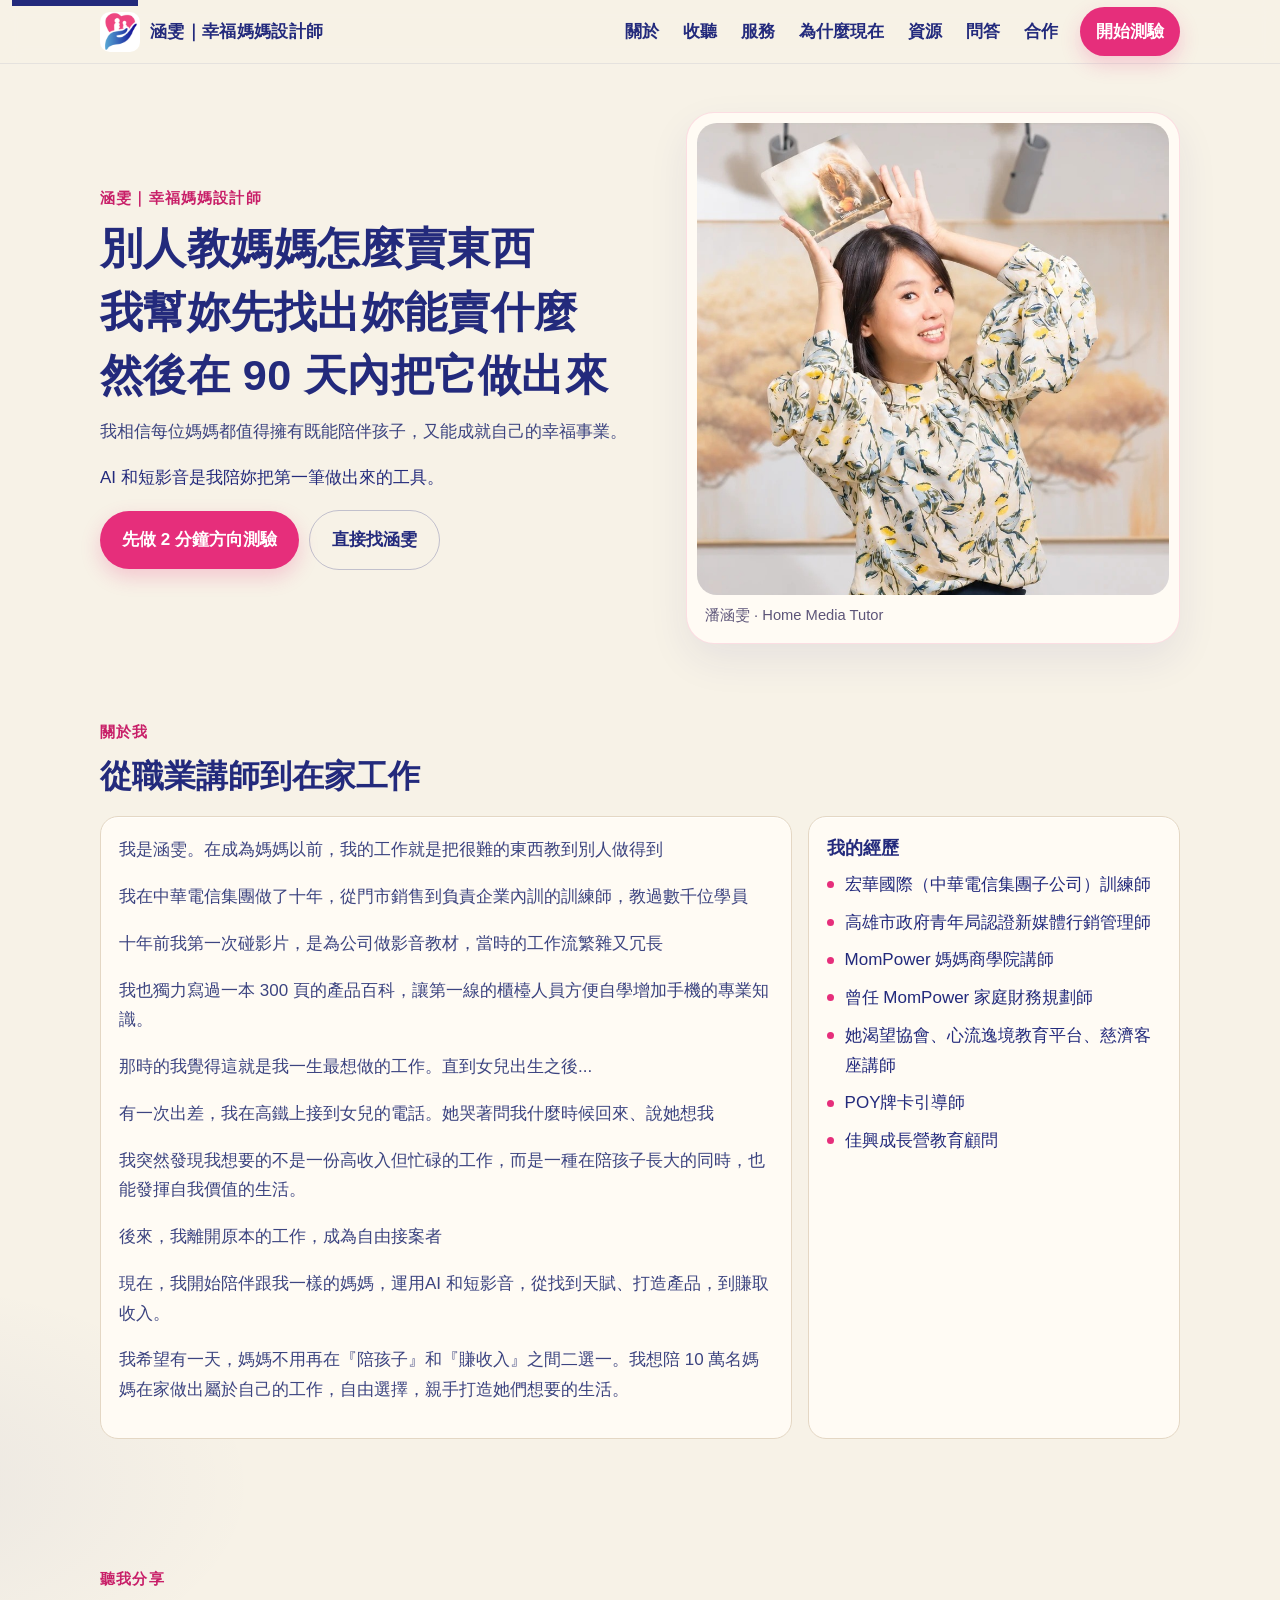
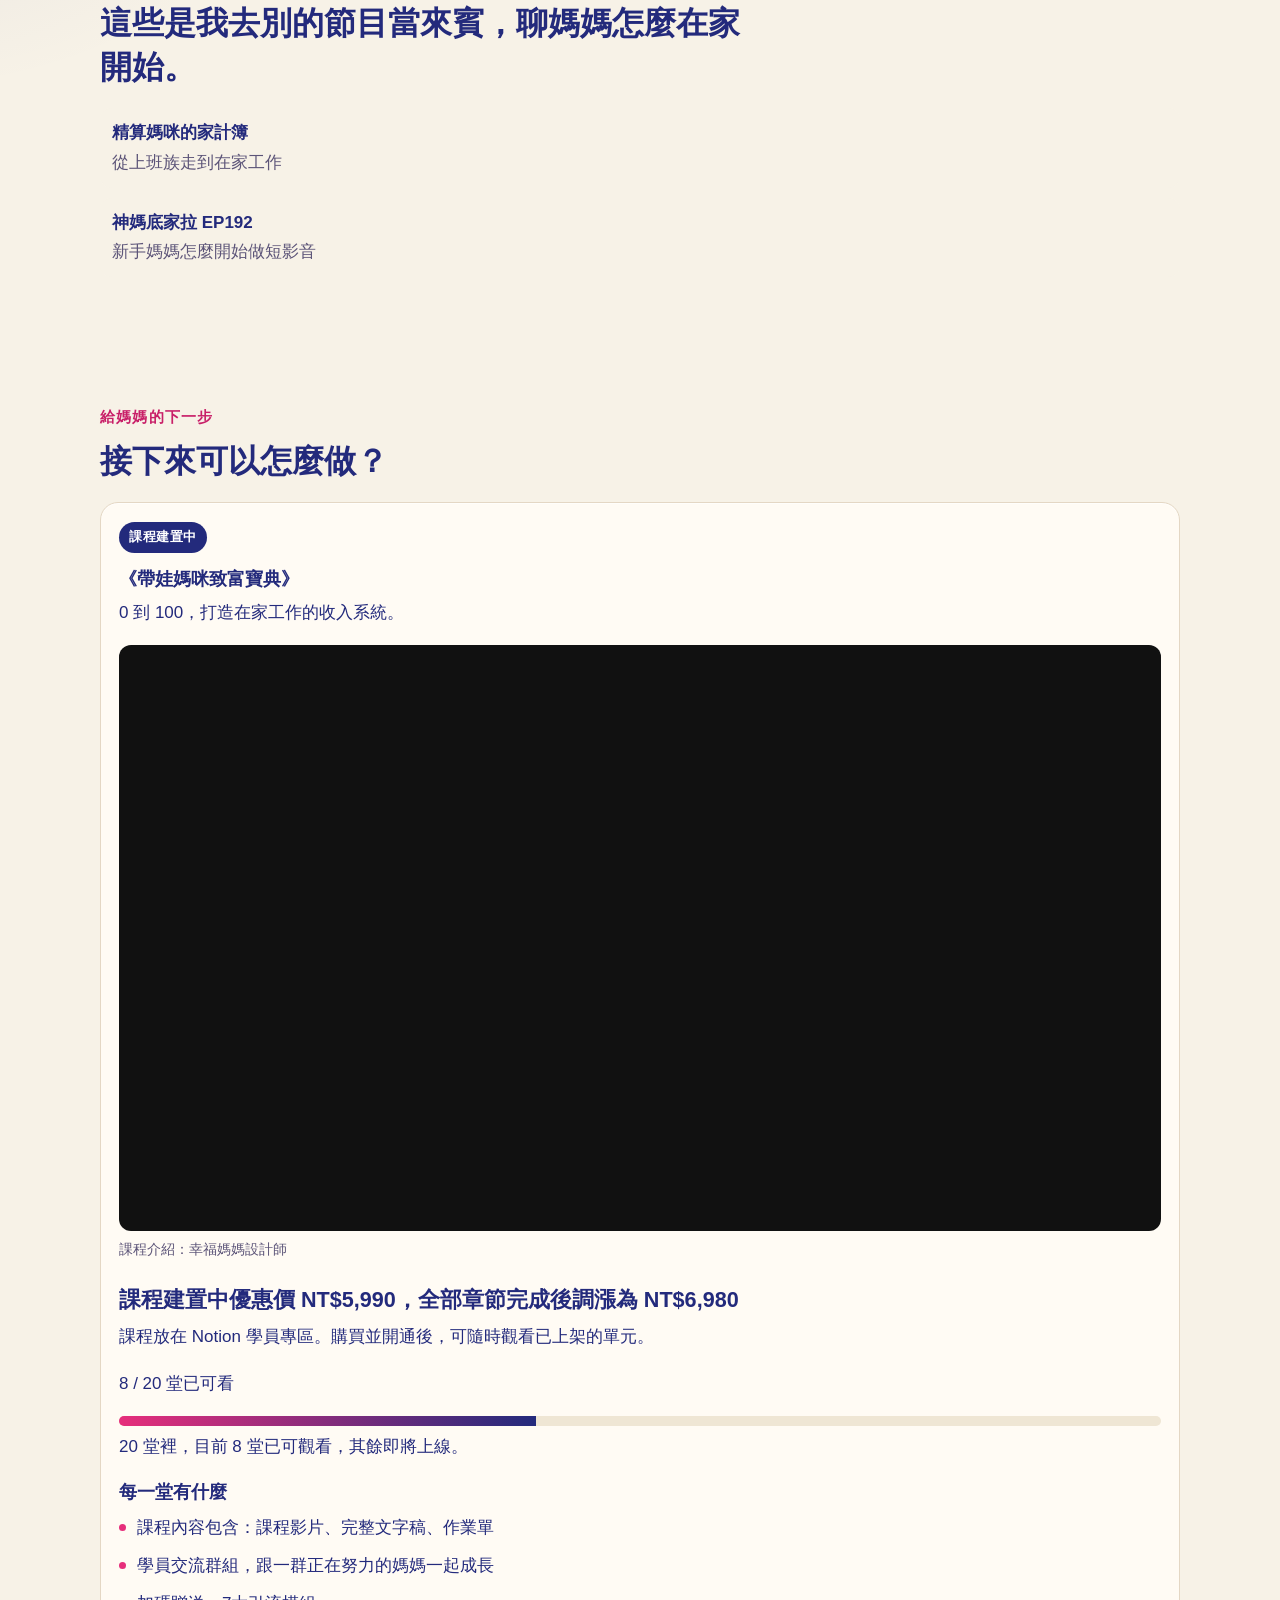
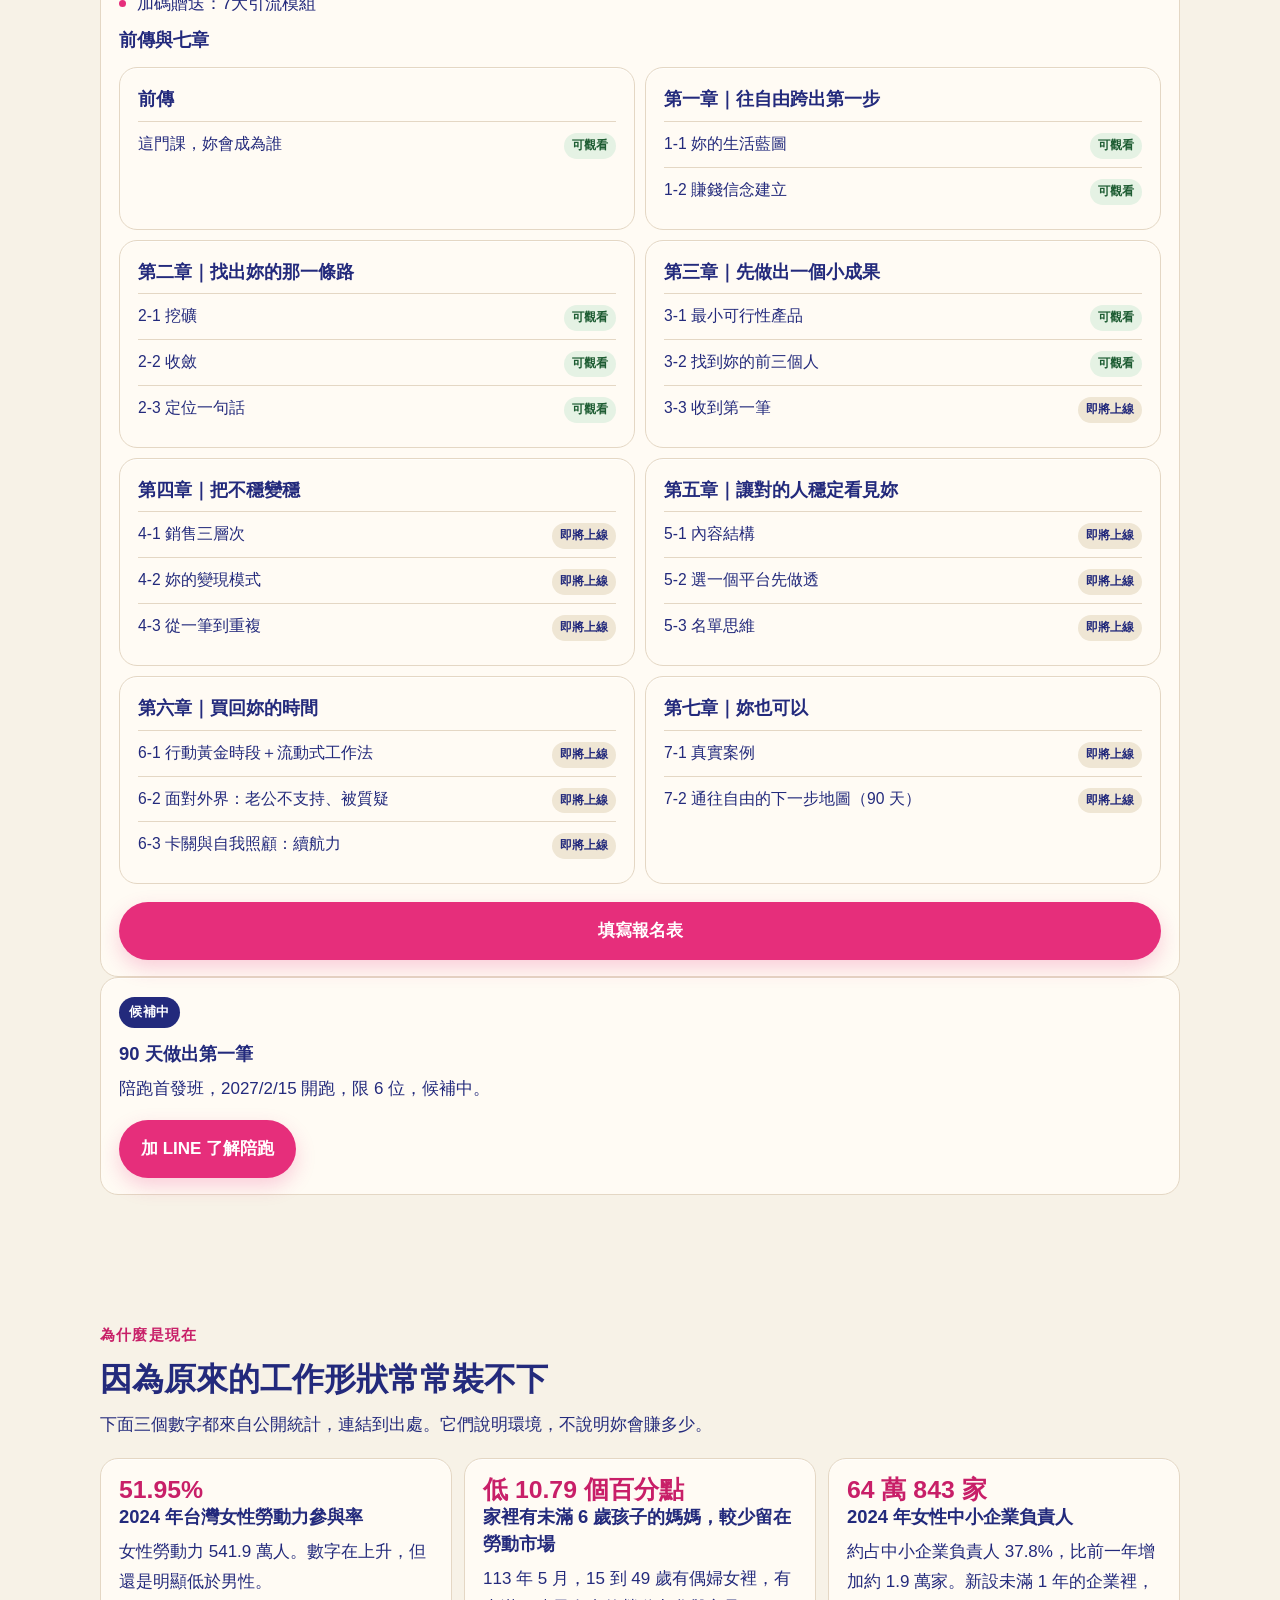
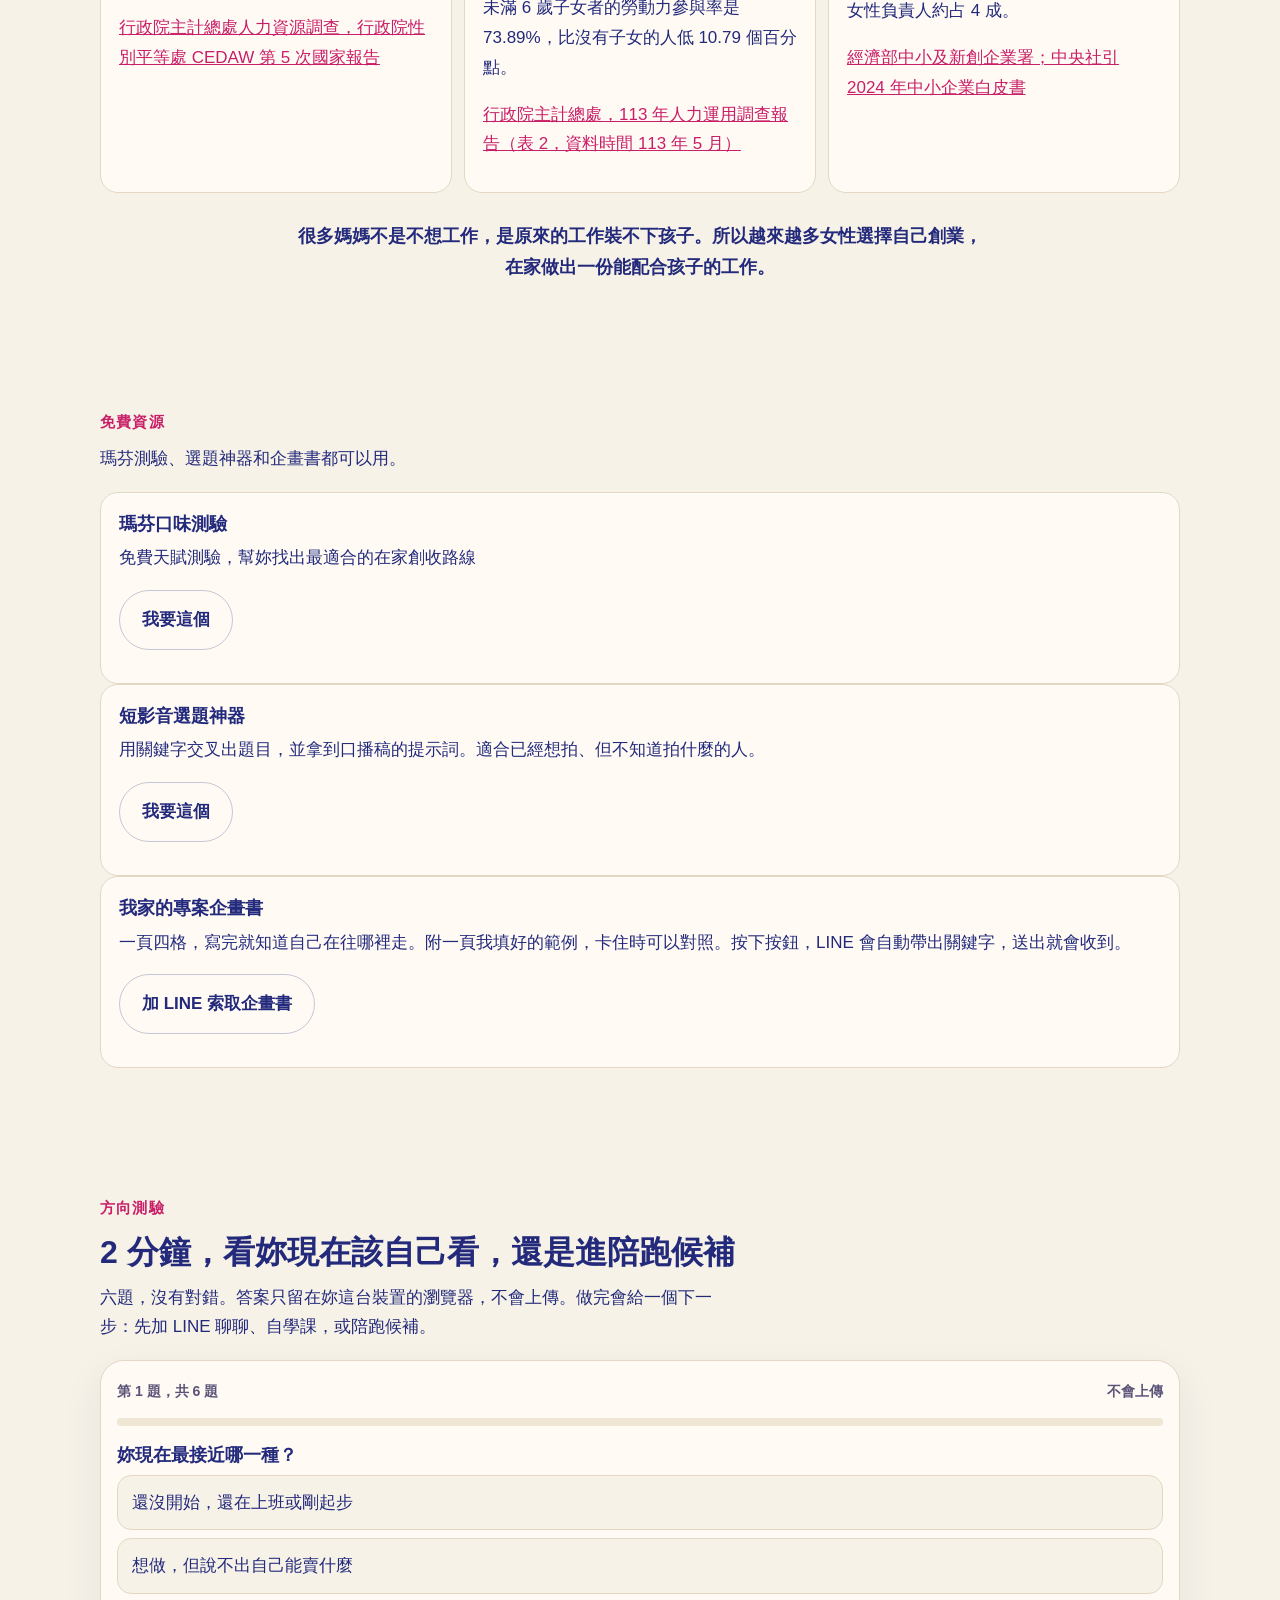
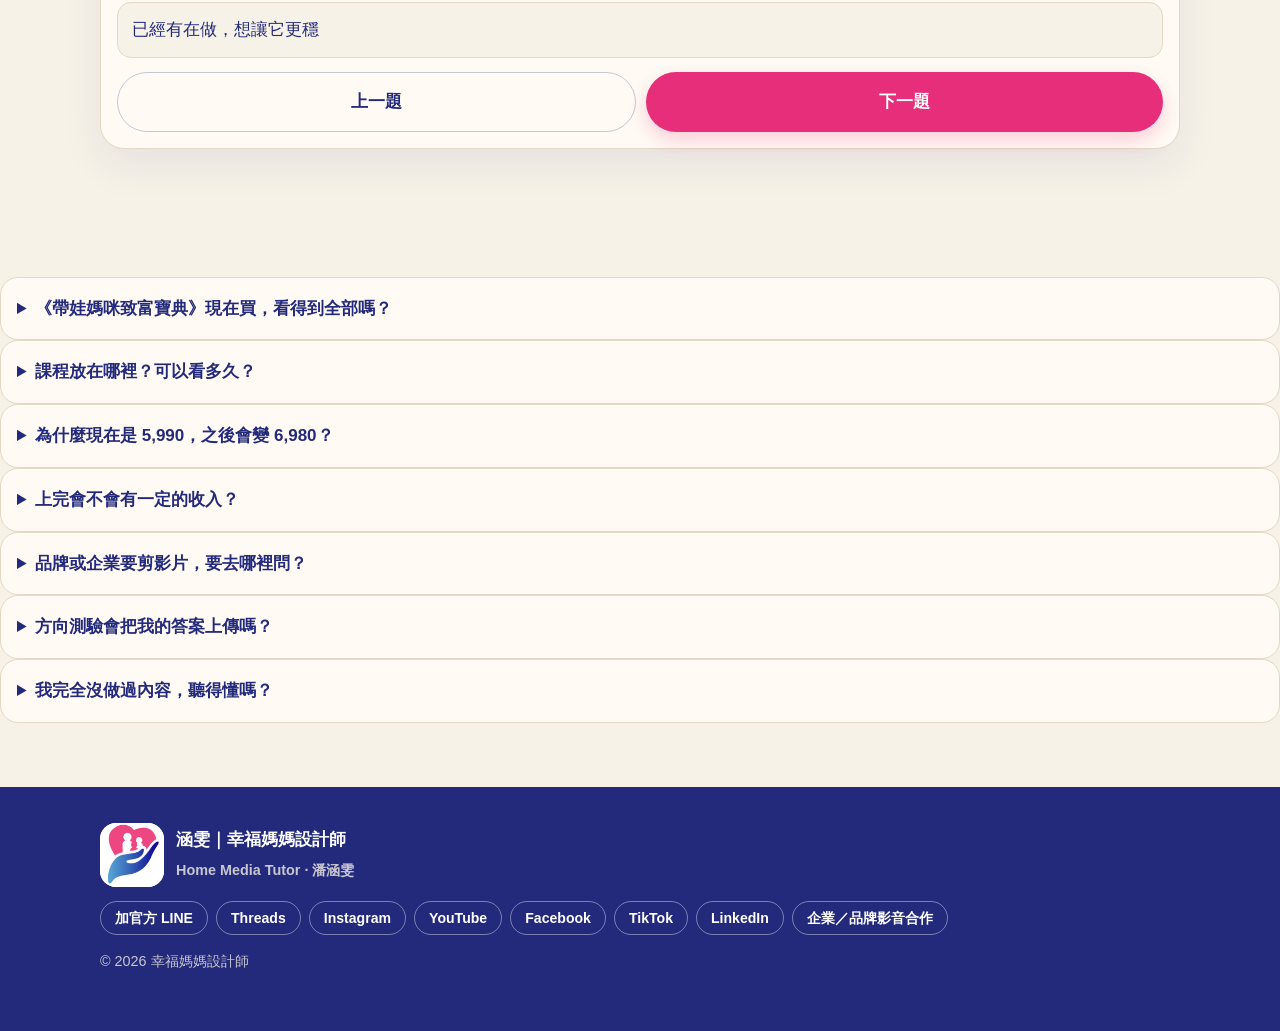
<file: index.html>
<!DOCTYPE html>
<html lang="zh-Hant-TW">
<head>
  <meta charset="UTF-8">
  <meta name="viewport" content="width=device-width, initial-scale=1">
  <title>涵雯｜幸福媽媽設計師 · Home Media Tutor</title>
  <meta name="description" content="別人教媽媽怎麼賣東西，我幫妳先找出妳能賣什麼，然後在 90 天內把它做出來。先做方向測驗，找到適合妳的第一步。">
  <meta name="theme-color" content="#F7F2E7">
  <link rel="canonical" href="https://hanwen119.github.io/">
  <link rel="icon" href="./favicon.png" type="image/png">
  <link rel="preload" as="image" href="./photos/home-hero.jpg">
  <meta property="og:type" content="website">
  <meta property="og:locale" content="zh_TW">
  <meta property="og:url" content="https://hanwen119.github.io/">
  <meta property="og:title" content="涵雯｜幸福媽媽設計師">
  <meta property="og:description" content="別人教媽媽怎麼賣東西，我幫妳先找出妳能賣什麼，然後在 90 天內把它做出來。">
  <meta property="og:image" content="https://hanwen119.github.io/photos/home-hero.jpg">
  <meta name="twitter:card" content="summary_large_image">
  <meta name="twitter:title" content="涵雯｜幸福媽媽設計師">
  <meta name="twitter:description" content="幫媽媽找出能賣的那一件，並在 90 天內做出來。先做方向測驗。">
  <meta name="twitter:image" content="https://hanwen119.github.io/photos/home-hero.jpg">
  <script type="application/ld+json">
  {
    "@context": "https://schema.org",
    "@type": "Person",
    "name": "潘涵雯",
    "alternateName": ["涵雯", "幸福媽媽設計師", "Home Media Tutor"],
    "jobTitle": "幸福媽媽設計師",
        "description": "幫媽媽找出能賣的那一件，並在 90 天內做出來。",
    "url": "https://hanwen119.github.io/",
    "image": "https://hanwen119.github.io/photos/home-hero.jpg",
    "sameAs": [
      "https://www.threads.net/@homemediatutor",
      "https://www.instagram.com/hanwen119/",
      "https://www.youtube.com/@HomeMediaTutor",
      "https://www.facebook.com/hanwen119",
      "https://www.tiktok.com/@homemediatutor",
      "https://page.line.me/360ivkvs"
    ]
  }
  </script>
  <script type="module" crossorigin src="./assets/main-1123.js"></script>
  <link rel="stylesheet" crossorigin href="./assets/main-1123.css">
</head>
<body>
  <a class="skip" href="#content">跳到主要內容</a>
  <header class="site-header">
    <div class="wrap">
      <a class="brand" href="#top">
        <img src="./logo.png" alt="" width="40" height="40">
        <span>涵雯｜幸福媽媽設計師</span>
      </a>
      <button class="nav-toggle" type="button" aria-expanded="false" aria-controls="nav">選單</button>
      <nav class="nav" id="nav" aria-label="主要">
        <a href="#about">關於</a>
        <a href="#listen">收聽</a>
        <a href="#services">服務</a>
        <a href="#why">為什麼現在</a>
        <a href="#resources">資源</a>
        <a href="#faq">問答</a>
        <a href="./b2b.html">合作</a>
        <a class="btn" href="#quiz">開始測驗</a>
      </nav>
    </div>
  </header>

  <main id="content">
    <section class="hero" id="top">
      <div class="wrap hero-grid">
        <div>
          <p class="eyebrow">涵雯｜幸福媽媽設計師</p>
          <h1 data-bind="hero.lockedLine"><span class="h1-line">別人教媽媽怎麼賣東西</span><span class="h1-line">我幫妳先找出妳能賣什麼</span><span class="h1-line">然後在 90 天內把它做出來</span></h1>
          <p class="lede" data-bind="hero.subline">我相信每位媽媽都值得擁有既能陪伴孩子，又能成就自己的幸福事業。</p>
          <p data-bind="hero.support">AI 和短影音是我陪妳把第一筆做出來的工具。</p>
          <div class="hero-actions">
            <a class="btn" href="#quiz">先做 2 分鐘方向測驗</a>
            <a class="btn ghost" href="https://lin.ee/w7ZDO7f">直接找涵雯</a>
          </div>
        </div>
        <figure class="portrait-frame">
          <div class="portrait-crop"><img src="./photos/home-hero.jpg" width="1121" height="1403" alt="潘涵雯，穿花襯衫，笑著把卡片舉在頭上" fetchpriority="high"></div>
          <figcaption>潘涵雯 · Home Media Tutor</figcaption>
        </figure>
      </div>
    </section>

    <section id="about">
      <div class="wrap">
        <div class="section-head">
          <p class="eyebrow">關於我</p>
          <h2>從職業講師到在家工作</h2>
        </div>
        <div class="about-grid">
          <div class="card story">
            <p>我是涵雯。在成為媽媽以前，我的工作就是把很難的東西教到別人做得到</p>
            <p>我在中華電信集團做了十年，從門市銷售到負責企業內訓的訓練師，教過數千位學員</p>
            <p>十年前我第一次碰影片，是為公司做影音教材，當時的工作流繁雜又冗長</p>
            <p>我也獨力寫過一本 300 頁的產品百科，讓第一線的櫃檯人員方便自學增加手機的專業知識。</p>
            <p>那時的我覺得這就是我一生最想做的工作。直到女兒出生之後...</p>
            <p>有一次出差，我在高鐵上接到女兒的電話。她哭著問我什麼時候回來、說她想我</p>
            <p>我突然發現我想要的不是一份高收入但忙碌的工作，而是一種在陪孩子長大的同時，也能發揮自我價值的生活。</p>
            <p>後來，我離開原本的工作，成為自由接案者</p>
            <p>現在，我開始陪伴跟我一樣的媽媽，運用AI 和短影音，從找到天賦、打造產品，到賺取收入。</p>
            <p>我希望有一天，媽媽不用再在『陪孩子』和『賺收入』之間二選一。我想陪 10 萬名媽媽在家做出屬於自己的工作，自由選擇，親手打造她們想要的生活。</p>
          </div>
          <aside class="card">
            <h3>我的經歷</h3>
            <ul class="credential-list">
              <li>宏華國際（中華電信集團子公司）訓練師</li>
              <li>高雄市政府青年局認證新媒體行銷管理師</li>
              <li>MomPower 媽媽商學院講師</li>
              <li>曾任 MomPower 家庭財務規劃師</li>
              <li>她渴望協會、心流逸境教育平台、慈濟客座講師</li>
              <li>POY牌卡引導師</li>
              <li>佳興成長營教育顧問</li>
            </ul>
          </aside>
        </div>
      </div>
    </section>

    <section id="listen">
      <div class="wrap">
        <div class="section-head">
          <p class="eyebrow">聽我分享</p>
          <h2 data-bind="media.lead">這些是我去別的節目當來賓，聊媽媽怎麼在家開始。</h2>
        </div>
        <div class="podcasts" id="listen-list"></div>
      </div>
    </section>

    <section id="services">
      <div class="wrap">
        <div class="section-head">
          <p class="eyebrow">給媽媽的下一步</p>
          <h2>接下來可以怎麼做？</h2>
        </div>
        <div class="offers">
          <article class="offer" id="course">
            <p class="price-flag">課程建置中</p>
            <h3>《帶娃媽咪致富寶典》</h3>
            <p>0 到 100，打造在家工作的收入系統。</p>
            <figure class="course-video">
              <div class="player"><iframe src="https://www.youtube-nocookie.com/embed/WwbK4-4XE1k" title="幸福媽媽設計師 課程介紹影片" loading="lazy" allow="accelerometer; autoplay; clipboard-write; encrypted-media; gyroscope; picture-in-picture" allowfullscreen></iframe></div>
              <figcaption class="muted">課程介紹：幸福媽媽設計師</figcaption>
            </figure>
            <p class="price" data-bind="course.priceNote">課程建置中優惠價 NT$5,990，全部章節完成後調漲為 NT$6,980</p>
            <p data-bind="course.delivery">課程放在 Notion 學員專區。購買並開通後，可隨時觀看已上架的單元。</p>
            <p data-progress-label>8 / 20 堂已可看</p>
            <div class="meter" aria-hidden="true"><span data-meter style="width:40%"></span></div>
            <p data-bind="course.progress">20 堂裡，目前 8 堂已可觀看，其餘即將上線。</p>
            <h3>每一堂有什麼</h3>
            <ul class="include-list" id="includes">
              <li>課程內容包含：課程影片、完整文字稿、作業單</li>
              <li>學員交流群組，跟一群正在努力的媽媽一起成長</li>
              <li>加碼贈送：7大引流模組</li>
            </ul>
            <h3>前傳與七章</h3>
            <div class="chapters" id="chapters"></div>
            <div class="stack">
              <a class="btn" id="course-buy" href="https://docs.google.com/forms/d/e/1FAIpQLSek1wkaHJY-XT0y6FKBOaPRMRq6BW9n82QVJjo2J4FLcgoI0w/viewform" target="_blank" rel="noopener noreferrer">填寫報名表</a>
            </div>
          </article>

          <div id="coaching-slot" hidden></div>
        </div>

      </div>
    </section>

    <section id="why">
      <div class="wrap">
        <div class="section-head">
          <p class="eyebrow">為什麼是現在</p>
          <h2>因為原來的工作形狀常常裝不下</h2>
          <p>下面三個數字都來自公開統計，連結到出處。它們說明環境，不說明妳會賺多少。</p>
        </div>
        <div class="stats" id="stats"></div>
        <p class="stats-takeaway">很多媽媽不是不想工作，是原來的工作裝不下孩子。所以越來越多女性選擇自己創業，<br>在家做出一份能配合孩子的工作。</p>
      </div>
    </section>

    <section id="resources">
      <div class="wrap">
        <div class="section-head">
          <p class="eyebrow">免費資源</p>
          <p>瑪芬測驗、選題神器和企畫書都可以用。</p>
        </div>
        <div class="resources" id="resources-list"></div>
      </div>
    </section>

    <section id="quiz">
      <div class="wrap">
        <div class="section-head">
          <p class="eyebrow">方向測驗</p>
          <h2>2 分鐘，看妳現在該自己看，還是進陪跑候補</h2>
          <p>六題，沒有對錯。答案只留在妳這台裝置的瀏覽器，不會上傳。做完會給一個下一步：先加 LINE 聊聊、自學課，或陪跑候補。</p>
        </div>
        <div class="quiz-card" id="quiz-app" aria-live="polite"></div>
      </div>
    </section>

    <section id="faq">
      <div class="wrap">
        <div class="section-head">
          <p class="eyebrow">問答</p>
          <h2>先把容易誤會的地方講清楚</h2>
        </div>
        <div class="grid" id="faq"></div>
      </div>
    </section>
  </main>

  <footer class="site-footer">
    <div class="wrap">
      <a class="footer-brand" href="#top">
        <img src="./logo.png" alt="Home Media Tutor 標誌" width="64" height="64">
        <span>涵雯｜幸福媽媽設計師<br><span class="fine">Home Media Tutor · 潘涵雯</span></span>
      </a>
      <div class="socials">
        <a href="https://lin.ee/w7ZDO7f">加官方 LINE</a>
        <a href="https://www.threads.net/@homemediatutor">Threads</a>
        <a href="https://www.instagram.com/hanwen119/">Instagram</a>
        <a href="https://www.youtube.com/@HomeMediaTutor">YouTube</a>
        <a href="https://www.facebook.com/hanwen119">Facebook</a>
        <a href="https://www.tiktok.com/@homemediatutor">TikTok</a>
        <a href="https://www.linkedin.com/in/%E6%B6%B5%E9%9B%AF-%E6%BD%98-6135a2184">LinkedIn</a>
        <a href="./b2b.html">企業／品牌影音合作</a>
      </div>
      <p class="fine">© <span id="year">2026</span> 幸福媽媽設計師</p>
    </div>
  </footer>

  <div class="dock" hidden>
    <a class="btn full" href="#quiz">先做 2 分鐘方向測驗</a>
    <a class="mini text-link" href="https://lin.ee/w7ZDO7f">或直接加官方 LINE</a>
  </div>
</body>
</html>
</file>
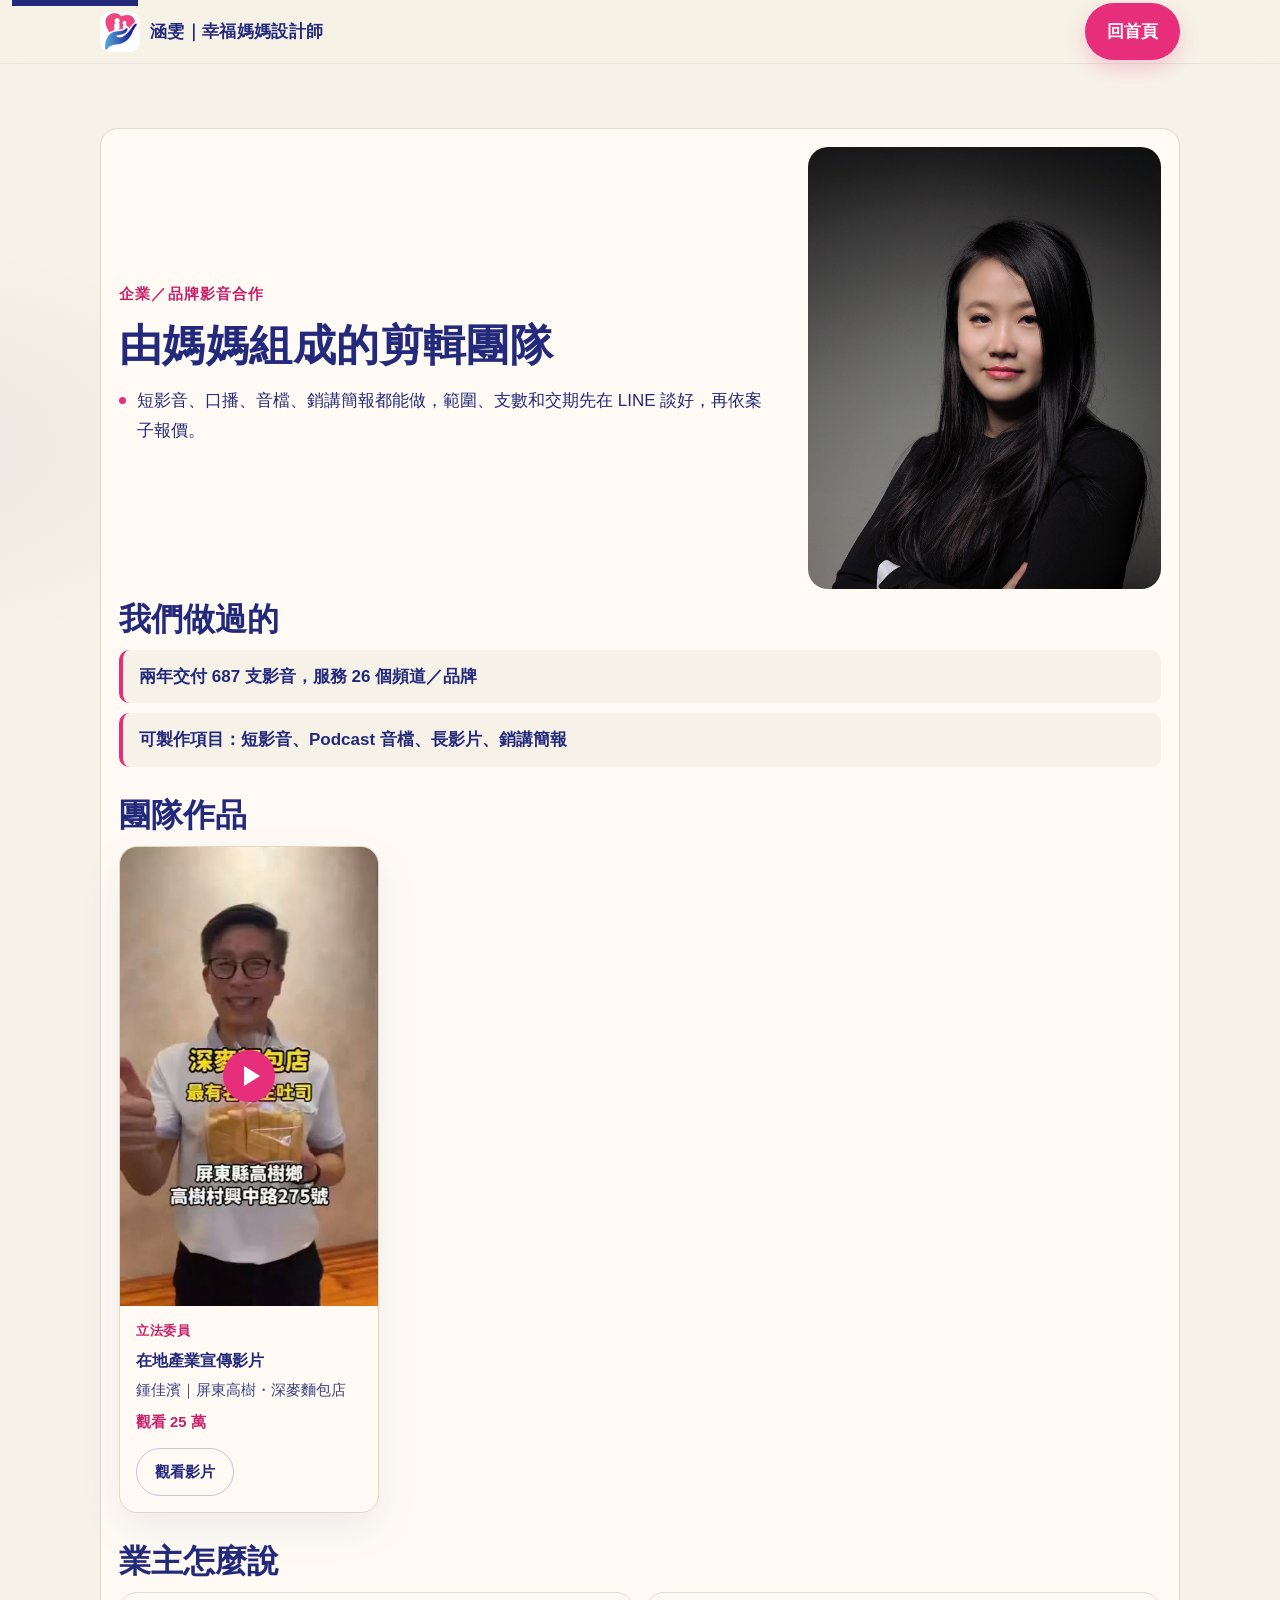
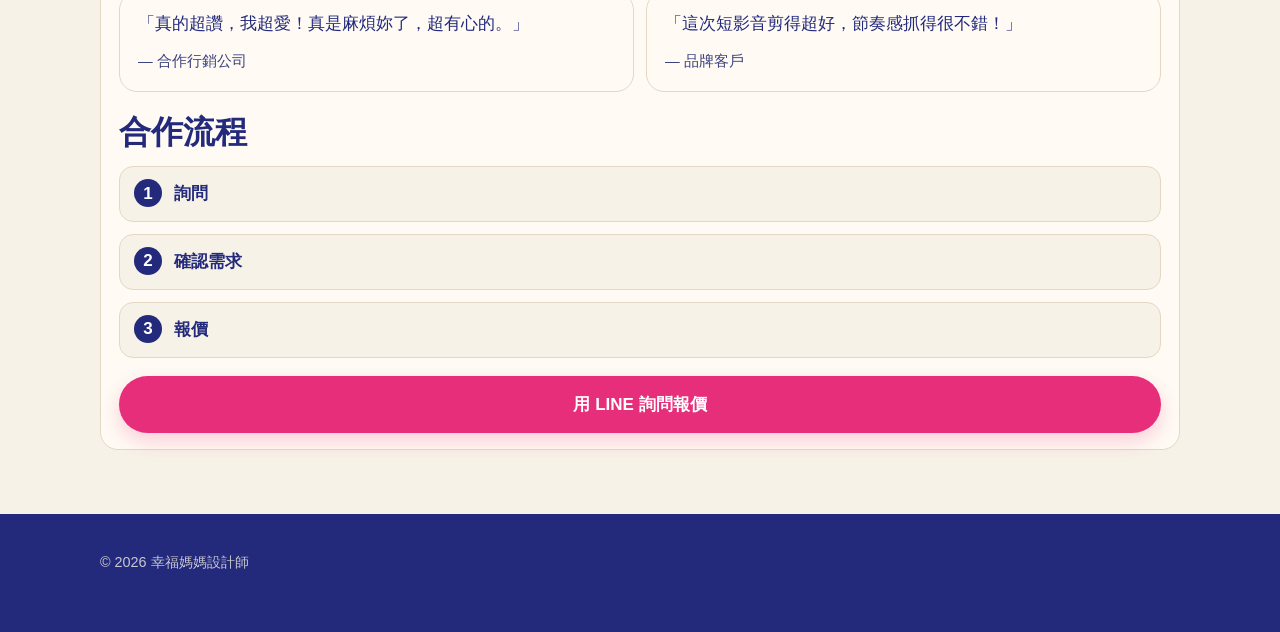
<file: b2b.html>
<!DOCTYPE html>
<html lang="zh-Hant-TW">
<head>
  <meta charset="UTF-8">
  <meta name="viewport" content="width=device-width, initial-scale=1">
  <title>企業／品牌影音合作 · 涵雯｜幸福媽媽設計師</title>
  <meta name="description" content="由媽媽組成的剪輯團隊。短影音、口播、音檔、銷講簡報，用 LINE 詢問報價。">
  <link rel="canonical" href="https://hanwen119.github.io/b2b.html">
  <meta name="theme-color" content="#F7F2E7">
  <link rel="icon" href="./favicon.png" type="image/png">
  <link rel="preload" as="image" href="./photos/b2b-hero.jpg">
  <meta property="og:url" content="https://hanwen119.github.io/b2b.html">
  <meta property="og:title" content="企業／品牌影音合作">
  <meta property="og:description" content="由媽媽組成的剪輯團隊。報價請加 LINE。">
  <meta property="og:image" content="https://hanwen119.github.io/photos/b2b-hero.jpg">
  <script type="module" crossorigin src="./assets/main-1123.js"></script>
  <link rel="stylesheet" crossorigin href="./assets/main-1123.css">
</head>
<body>
  <a class="skip" href="#b2b">跳到主要內容</a>
  <header class="site-header">
    <div class="wrap">
      <a class="brand" href="./index.html">
        <img src="./logo.png" alt="" width="40" height="40">
        <span>涵雯｜幸福媽媽設計師</span>
      </a>
      <a class="btn" href="./index.html">回首頁</a>
    </div>
  </header>
  <main>
    <section>
      <div class="wrap">
        <article class="card" id="b2b"></article>
      </div>
    </section>
  </main>
  <footer class="site-footer">
    <div class="wrap">
      <p class="fine">© <span id="year">2026</span> 幸福媽媽設計師</p>
    </div>
  </footer>
</body>
</html>
</file>
<file: assets/main-1123.css>
:root {
  --bg: #f7f2e7;
  --bg-deep: #efe6d4;
  --card: #fffbf4;
  --ink: #232a7c;
  --ink-soft: #3c4480;
  --muted: #5c5478;
  --pink: #e62e7b;
  --pink-deep: #c81f68;
  --blush: #f8e4ec;
  --line: #e4d7c4;
  --navy: #232a7c;
  --white: #fffdf9;
  --shadow: 0 16px 40px rgba(35, 42, 124, 0.08);
  --radius: 18px;
  --header: 64px;
  --max: 1080px;
  --font:
    "PingFang TC", "PingFang SC", "Noto Sans TC", "Noto Sans CJK TC",
    "Microsoft JhengHei", "Heiti TC", "Source Han Sans TC", sans-serif;
}
*,
*:before,
*:after {
  box-sizing: border-box;
}
html {
  scroll-behavior: smooth;
}
body {
  margin: 0;
  background:
    radial-gradient(
      900px 420px at 100% -10%,
      rgba(230, 46, 123, 0.09),
      transparent 60%
    ),
    radial-gradient(
      700px 380px at -10% 20%,
      rgba(35, 42, 124, 0.06),
      transparent 55%
    ),
    var(--bg);
  color: var(--ink);
  font-family: var(--font);
  font-size: 17px;
  line-height: 1.75;
  text-rendering: optimizeLegibility;
}
body.nav-open {
  overflow: hidden;
}
img {
  max-width: 100%;
  display: block;
}
a {
  color: var(--pink-deep);
}
a:hover {
  color: var(--navy);
}
:focus-visible {
  outline: 3px solid var(--navy);
  outline-offset: 3px;
}
.skip {
  position: absolute;
  left: 12px;
  top: -40px;
  background: var(--navy);
  color: #fff;
  padding: 8px 12px;
  z-index: 20;
}
.skip:focus {
  top: 12px;
}
.wrap {
  width: min(var(--max), calc(100% - 32px));
  margin: 0 auto;
}
.site-header {
  position: sticky;
  top: 0;
  z-index: 10;
  height: var(--header);
  display: flex;
  align-items: center;
  background: #f7f2e7eb;
  -webkit-backdrop-filter: blur(10px);
  backdrop-filter: blur(10px);
  border-bottom: 1px solid rgba(35, 42, 124, 0.08);
}
.site-header .wrap {
  display: flex;
  align-items: center;
  gap: 16px;
  width: min(var(--max), calc(100% - 32px));
}
.site-header .wrap > .btn {
  margin-left: auto;
}
.brand {
  display: flex;
  align-items: center;
  gap: 10px;
  color: var(--navy);
  text-decoration: none;
  font-weight: 700;
  letter-spacing: 0.02em;
  min-width: 0;
}
.brand img {
  width: 40px;
  height: 40px;
  border-radius: 10px;
  flex: none;
}
.brand span {
  white-space: nowrap;
  overflow: hidden;
  text-overflow: ellipsis;
}
.nav-toggle {
  margin-left: auto;
  border: 1px solid var(--line);
  background: var(--card);
  color: var(--navy);
  font: inherit;
  font-weight: 700;
  border-radius: 999px;
  padding: 8px 14px;
}
.nav {
  display: none;
  position: absolute;
  top: var(--header);
  left: 0;
  right: 0;
  background: var(--bg);
  border-bottom: 1px solid var(--line);
  padding: 8px 16px 18px;
}
.nav.is-open {
  display: grid;
  gap: 4px;
}
.nav a:not(.btn) {
  color: var(--navy);
  text-decoration: none;
  font-weight: 600;
  padding: 10px 8px;
  border-radius: 10px;
}
.nav a:not(.btn):hover {
  background: var(--blush);
  color: var(--navy);
}
.nav .btn {
  margin-top: 8px;
  text-align: center;
}
h1,
h2,
h3,
p {
  margin-top: 0;
}
h1 {
  font-size: clamp(1.7rem, 4.6vw, 2.7rem);
  line-height: 1.35;
  letter-spacing: 0.01em;
  font-weight: 750;
  margin-bottom: 12px;
}
h2 {
  font-size: clamp(1.45rem, 3vw, 2rem);
  line-height: 1.4;
  margin-bottom: 8px;
}
h3 {
  font-size: 1.15rem;
  line-height: 1.45;
  margin-bottom: 6px;
}
.eyebrow {
  margin: 0 0 8px;
  color: var(--pink-deep);
  font-weight: 700;
  letter-spacing: 0.08em;
  font-size: 0.92rem;
}
.lede {
  font-size: 1.05rem;
  color: var(--ink-soft);
}
.muted {
  color: var(--muted);
}
.hero {
  padding: 28px 0 12px;
}
.hero-grid {
  display: grid;
  gap: 22px;
}
.portrait-frame {
  margin: 0;
  background: var(--card);
  border-radius: 28px;
  padding: 10px;
  box-shadow: var(--shadow);
  border: 1px solid rgba(230, 46, 123, 0.15);
}
.portrait-frame {
  order: -1;
}
.portrait-crop {
  position: relative;
  width: 100%;
  aspect-ratio: 1 / 1;
  overflow: hidden;
  border-radius: 20px;
}
.portrait-crop img {
  position: absolute;
  max-width: none;
  width: 128.85%;
  height: auto;
  left: -18.62%;
  top: -14.37%;
}
.portrait-frame figcaption {
  padding: 8px 8px 4px;
  color: var(--muted);
  font-size: 0.92rem;
}
.btn {
  display: inline-flex;
  justify-content: center;
  align-items: center;
  gap: 8px;
  background: var(--pink);
  color: #fff;
  text-decoration: none;
  border: 0;
  border-radius: 999px;
  padding: 14px 22px;
  font: inherit;
  font-weight: 750;
  cursor: pointer;
  box-shadow: 0 8px 20px #e62e7b38;
}
.btn:hover {
  background: var(--navy);
  color: #fff;
}
.btn.navy {
  background: var(--navy);
  box-shadow: 0 8px 20px #232a7c29;
}
.btn.navy:hover {
  background: var(--pink);
}
.btn.ghost {
  background: transparent;
  color: var(--navy);
  box-shadow: none;
  border: 1.5px solid rgba(35, 42, 124, 0.25);
}
.btn.ghost:hover {
  background: #fff;
  color: var(--navy);
}
.btn.full {
  width: 100%;
}
.hero-actions,
.stack {
  display: grid;
  gap: 10px;
  margin-top: 18px;
}
.text-link {
  color: var(--navy);
  font-weight: 650;
}
section {
  padding: 42px 0;
}
.section-head {
  margin-bottom: 18px;
  max-width: 40rem;
}
.card,
.quote,
.stat,
.offer,
.chapter,
.resource,
details {
  background: var(--card);
  border: 1px solid var(--line);
  border-radius: var(--radius);
  box-shadow: 0 1px #ffffffb3 inset;
}
.card,
.offer,
.resource,
.chapter {
  padding: 18px 18px 16px;
}
.grid {
  display: grid;
  gap: 14px;
}
.story p {
  color: var(--ink-soft);
}
.credential-list,
.include-list {
  margin: 0;
  padding: 0;
  list-style: none;
}
.credential-list li,
.include-list li {
  position: relative;
  padding-left: 18px;
  margin: 8px 0;
}
.credential-list li:before,
.include-list li:before {
  content: "";
  width: 7px;
  height: 7px;
  border-radius: 50%;
  background: var(--pink);
  position: absolute;
  left: 0;
  top: 0.65em;
}
.note {
  background: var(--blush);
  border-radius: 14px;
  padding: 14px 16px;
  color: var(--ink);
}
.note strong {
  color: var(--navy);
}
.podcasts {
  display: grid;
  gap: 10px;
  margin-top: 12px;
}
.podcasts a {
  display: block;
  text-decoration: none;
  background: var(--bg);
  border-radius: 12px;
  padding: 10px 12px;
  color: var(--navy);
  font-weight: 700;
}
.podcasts a span {
  display: block;
  font-weight: 500;
  color: var(--muted);
}
.price-flag {
  display: inline-block;
  background: var(--navy);
  color: #fff;
  border-radius: 999px;
  padding: 4px 10px;
  font-size: 0.82rem;
  font-weight: 700;
  letter-spacing: 0.04em;
}
.price {
  font-size: 1.35rem;
  font-weight: 750;
  margin: 10px 0 4px;
}
.price s {
  color: var(--muted);
  font-size: 0.95rem;
  font-weight: 600;
  margin-left: 6px;
}
.meter {
  height: 10px;
  background: var(--bg-deep);
  border-radius: 999px;
  overflow: hidden;
  margin: 10px 0 6px;
}
.meter span {
  display: block;
  height: 100%;
  width: 40%;
  background: linear-gradient(90deg, var(--pink), var(--navy));
}
.chapter-map {
  margin: 8px 0 12px;
  padding: 0;
  list-style: none;
  display: grid;
  gap: 8px;
}
.chapter-map li {
  background: var(--bg);
  border-radius: 12px;
  padding: 10px 12px 10px 44px;
  position: relative;
  font-weight: 650;
}
.chapter-map li:before {
  counter-increment: map;
  content: counter(map);
  position: absolute;
  left: 10px;
  top: 10px;
  width: 24px;
  height: 24px;
  border-radius: 50%;
  background: var(--navy);
  color: #fff;
  font-size: 0.8rem;
  display: grid;
  place-items: center;
}
.chapter-map {
  counter-reset: map;
}
.lesson-list {
  list-style: none;
  margin: 8px 0 0;
  padding: 0;
}
.chapters {
  display: grid;
  gap: 10px;
  margin-top: 14px;
}
.chapter h3 {
  margin-bottom: 4px;
}
.lesson {
  display: flex;
  justify-content: space-between;
  gap: 10px;
  align-items: baseline;
  padding: 8px 0;
  border-top: 1px solid var(--line);
  font-size: 0.98rem;
}
.lesson > span:first-child {
  min-width: 0;
}
.badge {
  flex: none;
  font-size: 0.78rem;
  font-weight: 750;
  border-radius: 999px;
  padding: 2px 8px;
}
.badge.live {
  background: #e5f2e4;
  color: #1d5c32;
}
.badge.soon {
  background: var(--bg-deep);
  color: var(--navy);
}
.section-cta {
  margin-top: 22px;
  padding-top: 8px;
}
.section-cta p {
  margin-bottom: 8px;
}
.stats {
  display: grid;
  gap: 12px;
}
.stat {
  padding: 16px 18px;
}
.stat .figure {
  font-size: 1.55rem;
  font-weight: 750;
  color: var(--pink-deep);
  line-height: 1.2;
}
.quotes {
  display: grid;
  gap: 12px;
}
.quote {
  padding: 16px 18px;
  margin: 0;
}
.quote p {
  margin: 0 0 10px;
}
.quote footer {
  color: var(--muted);
  font-size: 0.92rem;
}
.quote a {
  font-weight: 650;
}
.player {
  margin-top: 10px;
  border-radius: 12px;
  overflow: hidden;
  background: #111;
  aspect-ratio: 16 / 9;
}
.player iframe,
.player video {
  width: 100%;
  height: 100%;
  border: 0;
}
.quiz-card {
  background: var(--card);
  border: 1px solid var(--line);
  border-radius: 24px;
  padding: 18px 16px 16px;
  box-shadow: var(--shadow);
}
.progress-label {
  display: flex;
  justify-content: space-between;
  font-size: 0.88rem;
  font-weight: 700;
  color: var(--muted);
}
.track {
  height: 8px;
  background: var(--bg-deep);
  border-radius: 99px;
  margin: 8px 0 16px;
  overflow: hidden;
}
.track span {
  display: block;
  height: 100%;
  background: var(--pink-deep);
  width: 0;
}
.options {
  display: grid;
  gap: 8px;
}
.option {
  text-align: left;
  font: inherit;
  color: var(--navy);
  background: var(--bg);
  border: 1.5px solid var(--line);
  border-radius: 14px;
  padding: 12px 14px;
  cursor: pointer;
}
.option[aria-checked="true"],
.option.selected {
  border-color: var(--pink-deep);
  background: var(--blush);
}
.quiz-nav {
  display: flex;
  gap: 10px;
  margin-top: 14px;
}
.quiz-nav .btn {
  flex: 1;
}
.result-kicker {
  color: var(--pink-deep);
  font-weight: 750;
  letter-spacing: 0.06em;
  font-size: 0.85rem;
}
.form {
  display: grid;
  gap: 8px;
  margin-top: 14px;
}
label {
  font-weight: 700;
  font-size: 0.92rem;
}
input[type="text"],
input[type="email"] {
  font: inherit;
  padding: 12px;
  border-radius: 12px;
  border: 1.5px solid var(--line);
  background: #fff;
  color: var(--ink);
  width: 100%;
}
.form-note {
  font-size: 0.88rem;
  color: var(--muted);
}
details {
  padding: 4px 16px;
}
summary {
  cursor: pointer;
  font-weight: 750;
  padding: 12px 0;
  color: var(--navy);
}
details p {
  margin-top: 0;
  color: var(--ink-soft);
}
.site-footer {
  background: var(--navy);
  color: #f7f2e7;
  padding: 36px 0 96px;
}
.site-footer a {
  color: #fff;
}
.footer-brand {
  display: flex;
  gap: 12px;
  align-items: center;
  color: #fff;
  text-decoration: none;
  font-weight: 750;
}
.footer-brand img {
  width: 64px;
  height: 64px;
  border-radius: 16px;
  background: #fff;
}
.footer-links,
.socials {
  display: flex;
  flex-wrap: wrap;
  gap: 8px 8px;
  margin: 14px 0;
}
.socials a {
  display: inline-flex;
  align-items: center;
  justify-content: center;
  padding: 7px 14px;
  border-radius: 999px;
  border: 1.5px solid rgba(255, 255, 255, 0.4);
  color: #fff;
  text-decoration: none;
  font-weight: 700;
  font-size: 0.88rem;
  line-height: 1.3;
  background: transparent;
}
.socials a:hover {
  background: #fff;
  color: var(--navy);
  border-color: #fff;
}
.fine {
  color: #f7f2e7c7;
  font-size: 0.9rem;
}
.dock[hidden] {
  display: none !important;
}
.dock {
  position: fixed;
  left: 0;
  right: 0;
  bottom: 0;
  z-index: 9;
  display: grid;
  gap: 4px;
  padding: 10px 16px calc(10px + env(safe-area-inset-bottom));
  background: #f7f2e7f5;
  border-top: 1px solid var(--line);
}
.dock .mini {
  text-align: center;
  font-size: 0.85rem;
}
@media (max-width: 759px) {
  body {
    padding-bottom: 108px;
  }
}
@media (min-width: 760px) {
  .portrait-frame {
    order: 0;
  }
  .nav-toggle {
    display: none;
  }
  .nav {
    display: flex;
    position: static;
    background: transparent;
    border: 0;
    padding: 0;
    margin-left: auto;
    align-items: center;
    gap: 4px;
  }
  .nav a:not(.btn) {
    padding: 8px 10px;
  }
  .nav .btn {
    margin: 0 0 0 8px;
    padding: 10px 16px;
  }
  .hero {
    padding-top: 48px;
  }
  .hero-grid {
    grid-template-columns: 1.05fr 0.95fr;
    align-items: center;
    gap: 40px;
  }
  .hero-actions {
    grid-template-columns: auto auto;
    justify-content: start;
    align-items: center;
  }
  .offers,
  .stats,
  .quotes,
  .resources,
  .chapters {
    grid-template-columns: 1fr 1fr;
  }
  #course {
    grid-column: 1 / -1;
  }
  .chapters {
    grid-template-columns: 1fr 1fr;
  }
  .about-grid {
    display: grid;
    grid-template-columns: 1.3fr 0.7fr;
    gap: 16px;
  }
  .dock {
    display: none;
  }
  .site-footer {
    padding-bottom: 42px;
  }
  section {
    padding: 64px 0;
  }
}
@media (min-width: 1040px) {
  .stats {
    grid-template-columns: 1fr 1fr 1fr;
  }
  .offers {
    grid-template-columns: 1fr 1fr;
  }
}
@media (prefers-reduced-motion: reduce) {
  html {
    scroll-behavior: auto;
  }
  * {
    transition: none !important;
  }
}

.h1-line {
  display: block;
}
.h1-line + .h1-line {
  margin-top: 0.12em;
}
.b2b-head {
  display: grid;
  gap: 18px;
}
.b2b-photo {
  margin: 0;
  order: -1;
}
.b2b-photo img {
  width: 100%;
  aspect-ratio: 4 / 5;
  height: auto;
  object-fit: cover;
  object-position: center 18%;
  border-radius: 20px;
}
.b2b-cred {
  font-weight: 750;
  color: var(--navy);
}
.steps {
  list-style: none;
  padding: 0;
  margin: 12px 0 0;
  display: grid;
  gap: 12px;
}
.step {
  display: flex;
  gap: 12px;
  align-items: flex-start;
  background: var(--bg);
  border: 1px solid var(--line);
  border-radius: 14px;
  padding: 12px 14px;
}
.step-no {
  flex: none;
  width: 28px;
  height: 28px;
  border-radius: 50%;
  display: inline-flex;
  align-items: center;
  justify-content: center;
  background: var(--navy);
  color: #fff;
  font-weight: 750;
}
.step .include-list {
  margin: 8px 0 0;
}
.b2b-portfolio[hidden] {
  display: none !important;
}
@media (min-width: 760px) {
  .b2b-head {
    grid-template-columns: 1.3fr 0.7fr;
    align-items: center;
    gap: 32px;
  }
  .b2b-photo {
    order: 0;
  }
}
/* 11/23 第二輪修改 */
.btn:not(.ghost),
a.btn:not(.ghost),
.nav a.btn,
.nav a.btn:hover,
.nav a.btn:focus,
.site-header .wrap > a.btn,
.site-header .wrap > a.btn:hover {
  color: #fff !important;
  font-weight: 750;
}
.nav a.btn:hover,
.btn:not(.ghost):hover {
  color: #fff !important;
}
.course-video {
  margin: 14px 0 18px;
}
.course-video figcaption {
  margin-top: 6px;
  font-size: 0.9rem;
}
.b2b-proof,
.b2b-testimonials {
  padding: 8px 0 18px;
}
.proof-list {
  list-style: none;
  padding: 0;
  margin: 0;
  display: grid;
  gap: 10px;
}
.proof-list li {
  background: var(--bg);
  border-left: 4px solid var(--pink);
  border-radius: 10px;
  padding: 12px 16px;
  font-weight: 700;
  color: var(--navy);
}
.b2b-quote footer {
  color: var(--ink-soft);
}

.b2b-portfolio {
  padding: 8px 0 18px;
}
.work-grid {
  display: grid;
  grid-template-columns: repeat(auto-fill, minmax(220px, 260px));
  gap: 16px;
  justify-content: start;
}
.work-card {
  background: var(--card);
  border: 1px solid var(--line);
  border-radius: var(--radius);
  box-shadow: var(--shadow);
  overflow: hidden;
  display: flex;
  flex-direction: column;
}
.work-thumb {
  position: relative;
  display: block;
  aspect-ratio: 9 / 16;
  background: #111;
  overflow: hidden;
}
.work-thumb img {
  width: 100%;
  height: 100%;
  object-fit: cover;
  display: block;
}
.work-play {
  position: absolute;
  left: 50%;
  top: 50%;
  width: 52px;
  height: 52px;
  border-radius: 50%;
  background: var(--pink);
  transform: translate(-50%, -50%);
  box-shadow: 0 8px 20px #e62e7b55;
  pointer-events: none;
}
.work-play::after {
  content: "";
  position: absolute;
  left: 21px;
  top: 16px;
  border-style: solid;
  border-width: 10px 0 10px 16px;
  border-color: transparent transparent transparent #fff;
}
.work-body {
  padding: 14px 16px 16px;
  display: flex;
  flex-direction: column;
  gap: 6px;
  flex: 1;
}
.work-kicker {
  margin: 0;
  color: var(--pink-deep);
  font-size: 0.82rem;
  font-weight: 750;
  letter-spacing: 0.04em;
}
.work-body h3 {
  margin: 0;
  font-size: 1.02rem;
  line-height: 1.4;
  color: var(--navy);
}
.work-topic {
  margin: 0;
  color: var(--ink-soft);
  font-size: 0.95rem;
}
.work-views {
  margin: 0 0 6px;
  color: var(--pink-deep);
  font-weight: 700;
  font-size: 0.92rem;
}
.work-body .btn {
  margin-top: auto;
  align-self: flex-start;
  padding: 10px 18px;
  font-size: 0.95rem;
}
@media (max-width: 520px) {
  .work-grid {
    grid-template-columns: 1fr;
  }
  .work-card {
    flex-direction: row;
    align-items: stretch;
  }
  .work-thumb {
    width: 132px;
    flex: none;
    aspect-ratio: 9 / 16;
  }
  .work-play {
    width: 36px;
    height: 36px;
  }
  .work-play::after {
    left: 14px;
    top: 10px;
    border-width: 8px 0 8px 12px;
  }
  .work-body {
    padding: 12px 14px 14px;
  }
  .work-body h3 {
    font-size: 0.98rem;
  }
}

.stats-takeaway {
  margin: 28px auto 0;
  max-width: 40em;
  text-align: center;
  font-size: 1.12rem;
  font-weight: 700;
  line-height: 1.7;
  color: var(--ink, #1f2a5a);
}
</file>
